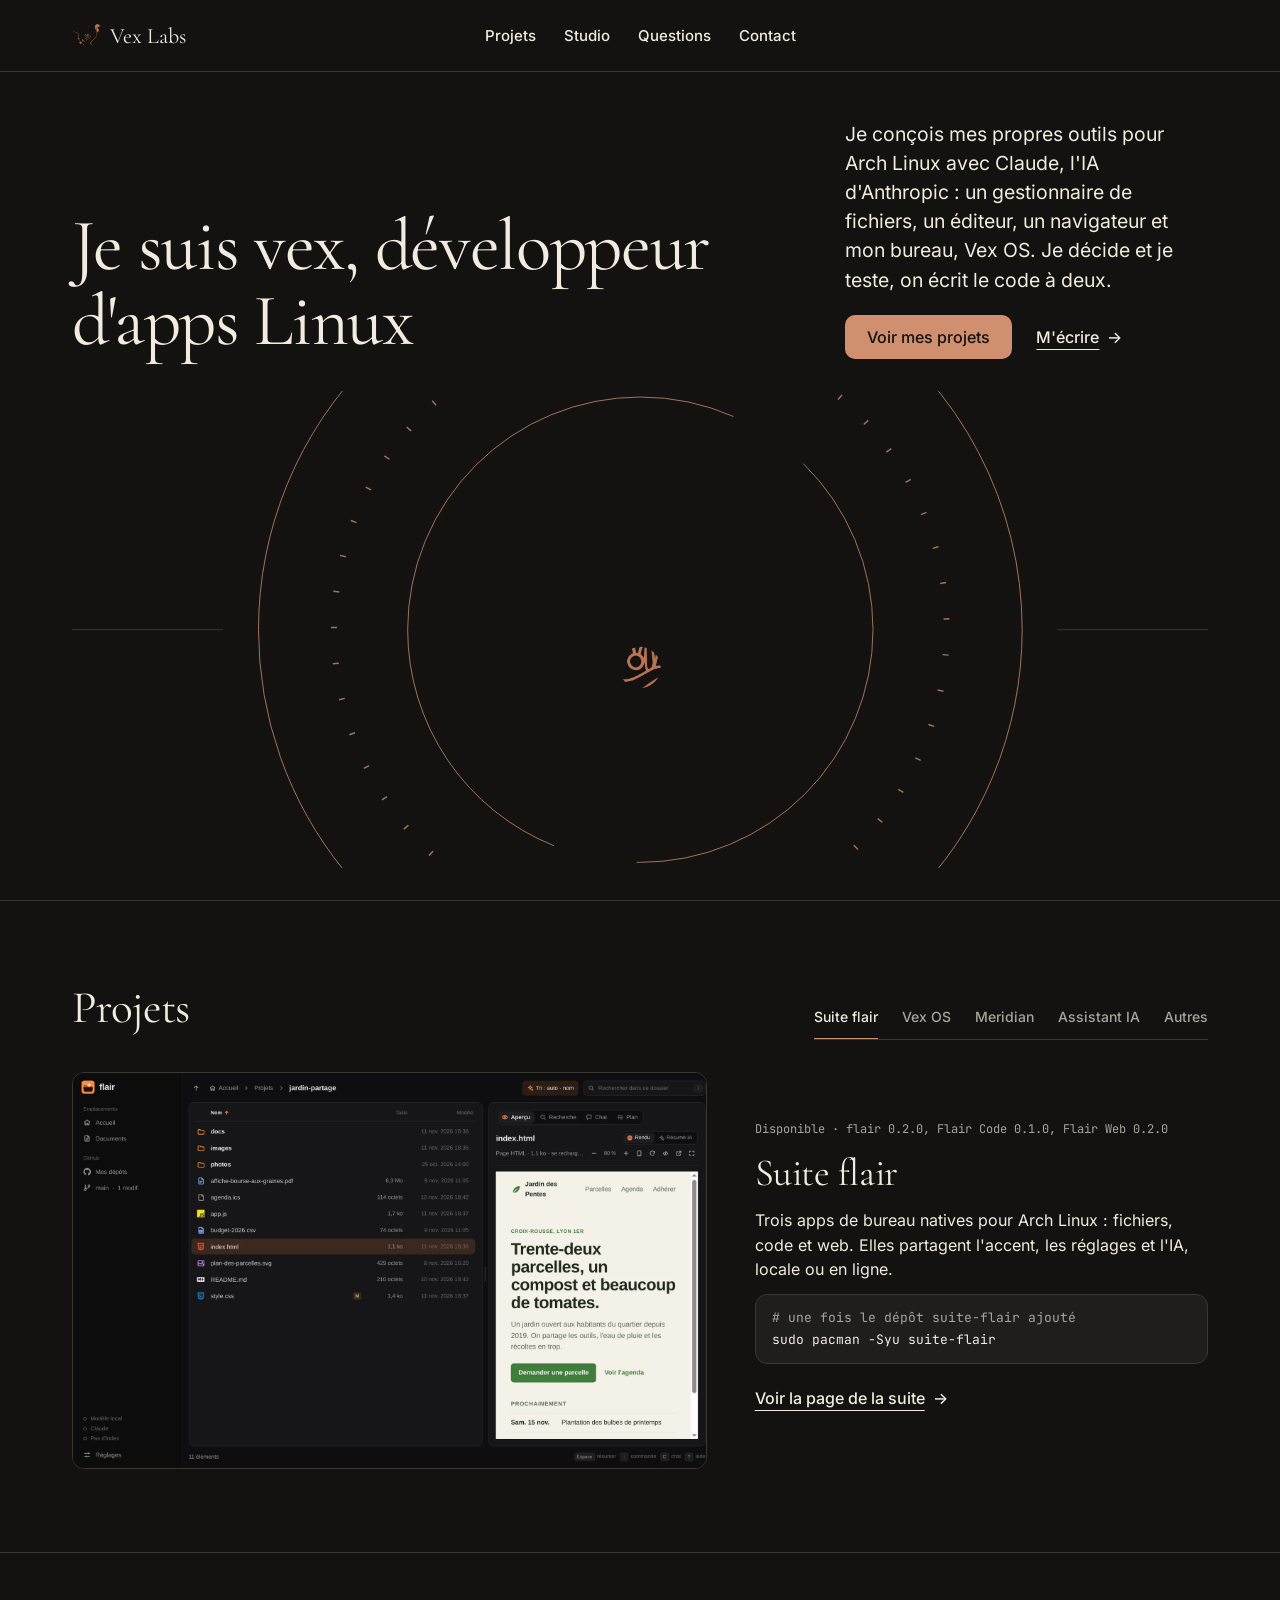
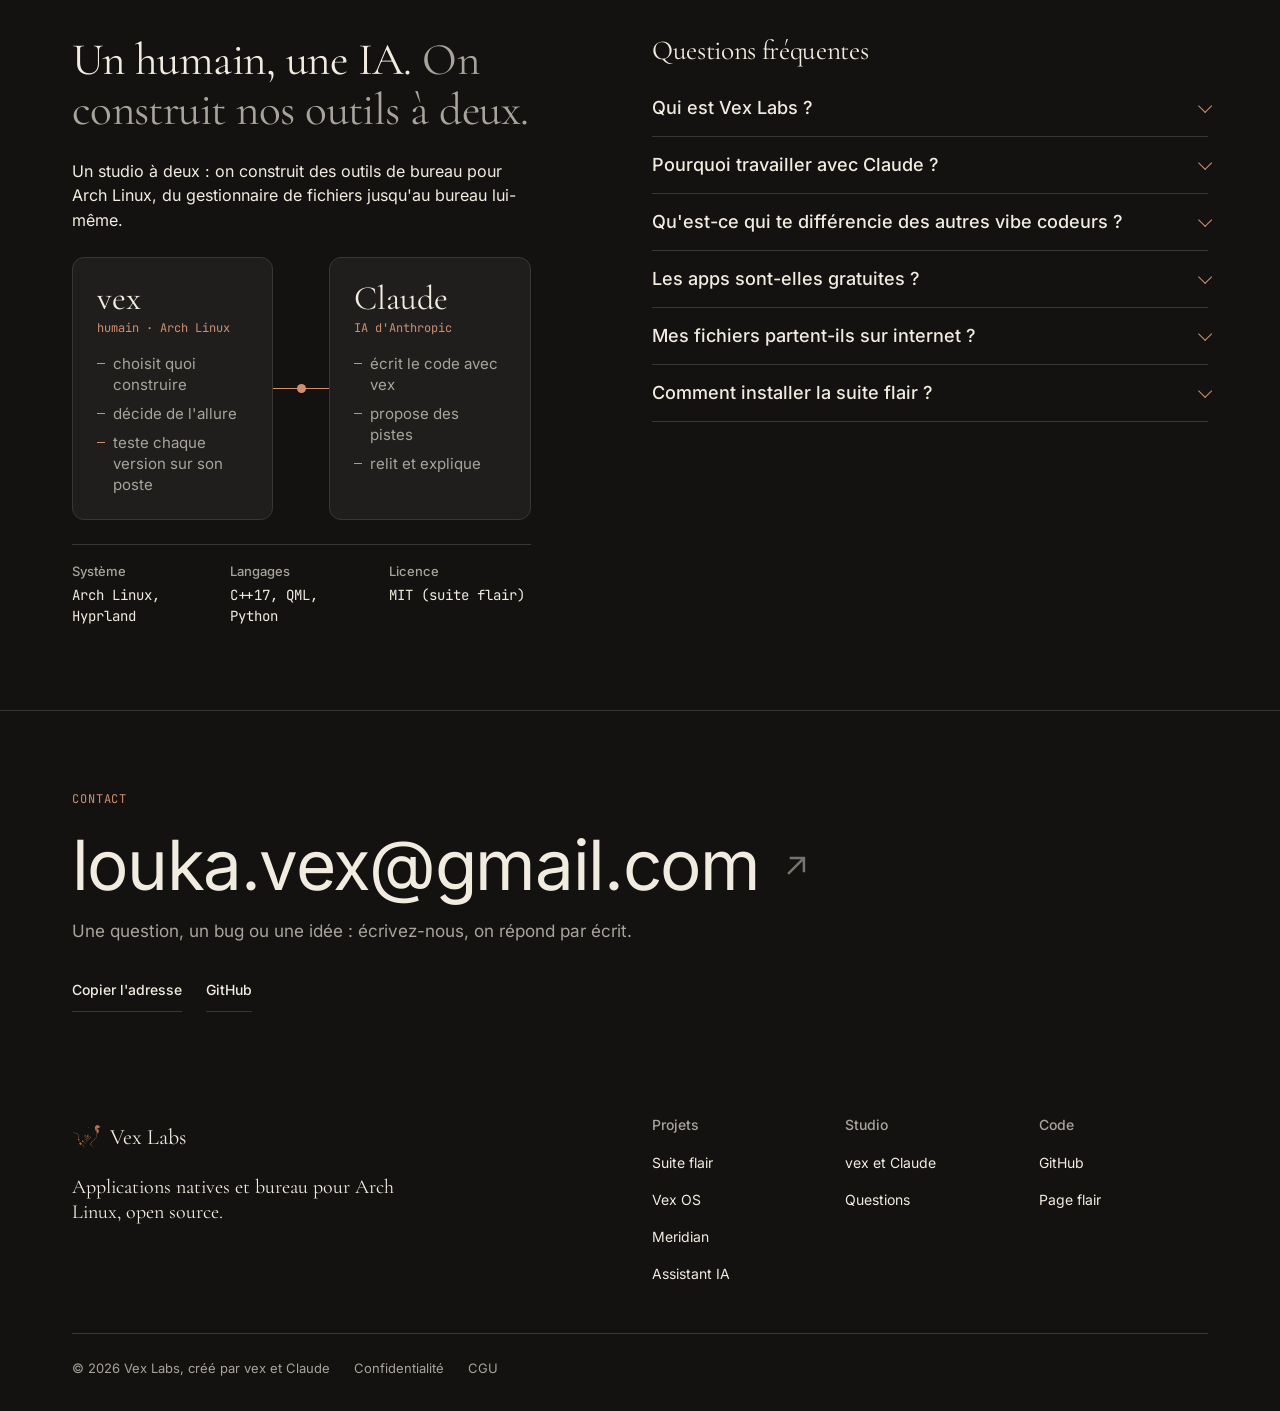
<file: index.html>
<!doctype html>
<html lang="fr">
<head>
<meta charset="utf-8">
<meta name="viewport" content="width=device-width, initial-scale=1, viewport-fit=cover">
<title>Vex Labs : applications natives pour Arch Linux</title>
<meta name="description" content="Vex Labs, c'est vex et Claude : la suite flair, Vex OS et Meridian, des outils de bureau natifs pour Arch Linux, en C++ et Qt 6.">
<link rel="canonical" href="https://vexlab-off.github.io/vex-portfolio/">
<meta property="og:type" content="website">
<meta property="og:url" content="https://vexlab-off.github.io/vex-portfolio/">
<meta property="og:title" content="Vex Labs : applications natives pour Arch Linux">
<meta property="og:description" content="La suite flair, Vex OS et Meridian : des outils de bureau pour Arch Linux, écrits par vex et Claude en C++ et Qt 6.">
<meta property="og:image" content="https://vexlab-off.github.io/vex-portfolio/share.jpg">
<meta name="twitter:card" content="summary_large_image">
<meta name="theme-color" content="#131211">
<link rel="icon" href="media/logo.png" type="image/png">
<link rel="preload" href="fonts/cormorant-garamond-400-normal.woff2" as="font" type="font/woff2" crossorigin>
<link rel="preload" href="fonts/inter-400-normal.woff2" as="font" type="font/woff2" crossorigin>
<link rel="stylesheet" href="css/site.css">
<script>
  // Le hero se construit au chargement (js/site.js) : ses pièces sont cachées ici, avant le premier rendu,
  // sauf si l'on a demandé moins d'animations. Si le script ne démarre pas, tout réapparaît au bout de 4 s.
  if (!matchMedia('(prefers-reduced-motion: reduce)').matches) {
    document.documentElement.classList.add('vx-build', 'vx-intro', 'vx-rules');
    setTimeout(() => { if (!window.vxStarted) document.documentElement.classList.remove('vx-build', 'vx-rules'); }, 4000);
  }
</script>
<script src="js/site.js" defer></script>
</head>
<body>
<a class="skip" href="#top">Aller au contenu</a>

<header class="nav">
  <div class="wrap nav__bar">
    <a class="logo" href="#top"><img src="media/logo.png" alt="" width="777" height="633">Vex Labs</a>
    <nav class="nav__links" id="menu" aria-label="Principale">
      <a href="#projets">Projets</a>
      <a href="#studio">Studio</a>
      <a href="#questions">Questions</a>
      <a href="#contact">Contact</a>
    </nav>
    <button class="nav__toggle" type="button" aria-expanded="false" aria-controls="menu" aria-label="Ouvrir le menu"><span></span><span></span></button>
  </div>
</header>

<main id="top">
  <section class="hero" aria-labelledby="hero-h">
    <div class="wrap hero__in">
      <div class="hero__head">
        <h1 id="hero-h">Je suis vex, développeur d'apps Linux</h1>
        <div class="hero__aside">
          <p class="hero__lead">Je conçois mes propres outils pour Arch Linux avec Claude, l'IA d'Anthropic&nbsp;: un gestionnaire de fichiers, un éditeur, un navigateur et mon bureau, Vex OS. Je décide et je teste, on écrit le code à deux.</p>
          <div class="actions"><a class="btn" href="#projets">Voir mes projets</a><a class="link" href="#contact">M'écrire</a></div>
        </div>
      </div>
      <div class="hero__stage">
        <!-- l'horloge, d'après l'écran de veille Meridian : l'anneau extérieur fait 24 h (son arc s'allume jusqu'à l'heure),
             celui du milieu 60 graduations (allumées jusqu'à la minute), l'intérieur 60 s avec le point des secondes -->
        <svg class="orbit" viewBox="-640 -283 1280 566" preserveAspectRatio="xMidYMid slice" aria-hidden="true">
          <defs><linearGradient id="tail" gradientUnits="userSpaceOnUse"><stop offset="0" stop-opacity="0"/><stop offset="1"/></linearGradient></defs>
          <circle class="ring" r="430" pathLength="1"/>
          <circle class="day" id="clock-day" r="430" pathLength="1440" stroke-dasharray="0 1440" transform="rotate(-90)"/>
          <circle class="ticks" r="345" pathLength="60" stroke-dasharray="0.04 0.96" transform="rotate(-90)"/>
          <circle class="done" id="clock-min" r="345" pathLength="60" stroke-dasharray="0 60" transform="rotate(-90)"/>
          <circle class="ring" r="262" pathLength="1"/>
          <g id="clock-mdot"><circle class="mdot" cx="0" cy="-345" r="4"/></g>
          <g id="clock-sec"><path class="tail"/><circle class="dot" cx="0" cy="-262" r="3.5"/></g>
          <line class="guide" x1="-640" y1="0" x2="-470" y2="0" pathLength="1"/>
          <line class="guide" x1="640" y1="0" x2="470" y2="0" pathLength="1"/>
        </svg>
        <img src="media/logo.png" alt="Le logo de Vex Labs : une main tient un petit graphe de nœuds, sous une silhouette en casquette" width="777" height="633" fetchpriority="high">
      </div>
      <p class="clock" aria-hidden="true"><time><span id="clock-h">--</span><span class="clock__colon">:</span><span id="clock-m">--</span></time><span class="clock__s" id="clock-s">--</span><span class="clock__date" id="clock-date"></span></p>
    </div>
  </section>

  <section class="section rule" id="projets" aria-labelledby="projets-h">
    <div class="wrap">
      <div class="proj__head">
        <h2 id="projets-h">Projets</h2>
        <!-- 5 projets au plus ici : la bibliothèque complète viendra sur un autre site -->
        <div class="proj__bar" role="tablist" aria-label="Choisir un projet">
          <button type="button" role="tab" id="suite-flair" aria-selected="true" aria-controls="pp-flair">Suite flair</button>
          <button type="button" role="tab" id="vex-os" aria-selected="false" aria-controls="pp-vexos" tabindex="-1">Vex OS</button>
          <button type="button" role="tab" id="meridian" aria-selected="false" aria-controls="pp-meridian" tabindex="-1">Meridian</button>
          <button type="button" role="tab" id="assistant" aria-selected="false" aria-controls="pp-assistant" tabindex="-1">Assistant IA</button>
          <button type="button" role="tab" id="autres" aria-selected="false" aria-controls="pp-autres" tabindex="-1">Autres</button>
          <span class="proj__ink" aria-hidden="true"></span>
        </div>
      </div>

      <article class="proj" id="pp-flair" role="tabpanel" aria-labelledby="suite-flair" tabindex="0">
        <div class="proj__media"><img src="media/flair.webp" alt="flair, le gestionnaire de fichiers : un dossier de projet ouvert, avec l'aperçu d'une page HTML à droite" width="1800" height="1112" loading="lazy"></div>
        <div class="proj__text">
          <p class="meta">Disponible · flair 0.2.0, Flair Code 0.1.0, Flair Web 0.2.0</p>
          <h3>Suite flair</h3>
          <p>Trois apps de bureau natives pour Arch Linux&nbsp;: fichiers, code et web. Elles partagent l'accent, les réglages et l'IA, locale ou en ligne.</p>
          <pre class="code"><span class="c"># une fois le dépôt suite-flair ajouté</span>
sudo pacman -Syu suite-flair</pre>
          <a class="link" href="https://vexlab-off.github.io/suite-flair/">Voir la page de la suite</a>
        </div>
      </article>

      <article class="proj" id="pp-vexos" role="tabpanel" aria-labelledby="vex-os" tabindex="0" hidden>
        <div class="proj__media proj__media--contain"><img src="media/plymouth-poster.webp" alt="Écran de démarrage de Vex OS : le logo et le mot VEX OS sur fond noir" width="800" height="400" loading="lazy"></div>
        <div class="proj__text">
          <p class="meta">Arch Linux · Hyprland · Lua · Shell</p>
          <h3>Vex OS</h3>
          <p>Mon bureau sur Arch Linux et Hyprland&nbsp;: un shell maison, des dotfiles en modules et un script qui remonte tout le poste, jusqu'à l'écran de démarrage.</p>
        </div>
      </article>

      <article class="proj" id="pp-meridian" role="tabpanel" aria-labelledby="meridian" tabindex="0" hidden>
        <div class="proj__media"><img src="media/meridian.webp" alt="Meridian, l'économiseur d'écran : l'heure en grand au centre d'anneaux fins" width="1600" height="1000" loading="lazy"></div>
        <div class="proj__text">
          <p class="meta">C++17 · Qt 6 Quick · pour Vex OS</p>
          <h3>Meridian</h3>
          <p>L'économiseur d'écran de Vex OS&nbsp;: l'heure sur trois anneaux, pour la journée, l'heure et la minute. Il couvre tous les écrans et s'efface au premier geste.</p>
        </div>
      </article>

      <article class="proj" id="pp-assistant" role="tabpanel" aria-labelledby="assistant" tabindex="0" hidden>
        <div class="proj__media proj__media--empty">En développement, pas encore de capture.</div>
        <div class="proj__text">
          <p class="meta">En développement · Python · LLM local</p>
          <h3>Assistant IA</h3>
          <p>Un assistant vocal pour le bureau&nbsp;: il écoute, comprend avec un modèle local et agit sur le système. Aucun cloud obligatoire.</p>
        </div>
      </article>

      <article class="proj proj--list" id="pp-autres" role="tabpanel" aria-labelledby="autres" tabindex="0" hidden>
        <div class="proj__text">
          <p class="meta">En ligne · gratuit pour l'instant</p>
          <h3>La bibliothèque Vex Labs</h3>
          <p>Notre site pour partager et vendre nos projets, au même endroit. Il est ouvert&nbsp;: la suite flair y est déjà, avec tout ce qui arrive.</p>
          <a class="btn" href="https://vexlab-off.github.io/vex-lib/">Voir la bibliothèque</a>
        </div>
        <ul class="others">
          <li><h4>Partager</h4><p>Le code et les paquets de chaque projet, avec sa page et ses captures.</p></li>
          <li><h4>Vendre</h4><p>Certains projets à venir seront payants, pour faire vivre Vex Labs.</p></li>
          <li><h4>Suivre</h4><p>Les nouveautés de chaque projet, au même endroit que le code.</p></li>
        </ul>
      </article>
    </div>
  </section>

  <section class="section rule" id="studio" aria-labelledby="studio-h">
    <div class="wrap studio">
      <div class="studio__about">
        <h2 id="studio-h">Un humain, une IA. <span class="muted">On construit nos outils à deux.</span></h2>
        <!-- BROUILLON : l'histoire est à réécrire avec vex -->
        <p>Un studio à deux&nbsp;: on construit des outils de bureau pour Arch Linux, du gestionnaire de fichiers jusqu'au bureau lui-même.</p>
        <div class="duo">
          <div class="duo__who">
            <p class="duo__name">vex</p>
            <p class="duo__role">humain · Arch Linux</p>
            <ul><li>choisit quoi construire</li><li>décide de l'allure</li><li>teste chaque version sur son poste</li></ul>
          </div>
          <div class="duo__link" aria-hidden="true"><span class="duo__line"></span><span class="duo__dot"></span></div>
          <div class="duo__who">
            <p class="duo__name">Claude</p>
            <p class="duo__role">IA d'Anthropic</p>
            <ul><li>écrit le code avec vex</li><li>propose des pistes</li><li>relit et explique</li></ul>
          </div>
        </div>
        <dl class="facts">
          <div><dt>Système</dt><dd>Arch Linux, Hyprland</dd></div>
          <div><dt>Langages</dt><dd>C++17, QML, Python</dd></div>
          <div><dt>Licence</dt><dd>MIT (suite flair)</dd></div>
        </dl>
      </div>
      <div class="qa" id="questions">
        <h3>Questions fréquentes</h3>
        <details><summary>Qui est Vex Labs&nbsp;?</summary><p>Un studio à deux&nbsp;: moi, vex, sur Arch Linux, et Claude, l'IA d'Anthropic. Ensemble, on construit des outils de bureau&nbsp;: la suite flair, Vex OS et Meridian.</p></details>
        <details><summary>Pourquoi travailler avec Claude&nbsp;?</summary><p>Parce qu'à deux, on va plus loin. Claude écrit le code avec moi, propose des pistes et explique ses choix. Moi, je décide de ce qu'on construit, je teste et j'apprends en chemin.</p></details>
        <details><summary>Qu'est-ce qui te différencie des autres vibe codeurs&nbsp;?</summary><p>Je dis clairement que je code avec une IA, et je ne m'arrête pas au premier résultat&nbsp;: chaque version est testée sur mon poste avant d'être publiée, en paquet Arch, avec son code ouvert. Et ce sont des apps natives en C++ et Qt, pas des pages web emballées.</p></details>
        <details><summary>Les apps sont-elles gratuites&nbsp;?</summary><p>La suite flair, oui&nbsp;: son code est ouvert, sous licence MIT. Certains projets à venir seront payants, sur la <a href="https://vexlab-off.github.io/vex-lib/">bibliothèque Vex Labs</a>.</p></details>
        <details><summary>Mes fichiers partent-ils sur internet&nbsp;?</summary><p>Avec un modèle local, tout reste sur la machine. Avec une clé Claude, OpenAI ou Gemini, la demande part chez ce fournisseur.</p></details>
        <details><summary>Comment installer la suite flair&nbsp;?</summary><p>Ajoutez le dépôt <code>suite-flair</code> à <code>/etc/pacman.conf</code>, puis lancez <code>sudo pacman -Syu suite-flair</code>. La marche à suivre complète est sur la <a href="https://vexlab-off.github.io/suite-flair/">page de la suite</a>.</p></details>
      </div>
    </div>
  </section>
</main>

<footer class="footer rule" id="contact" aria-labelledby="contact-h">
  <div class="wrap">
    <div class="contact">
      <p class="label">Contact</p>
      <h2 id="contact-h"><a class="contact__mail" href="mailto:louka.vex@gmail.com">louka.vex@gmail.com<svg viewBox="0 0 24 24" aria-hidden="true"><path d="M7 17 17 7M8 7h9v9"/></svg></a></h2>
      <p class="contact__lede">Une question, un bug ou une idée&nbsp;: écrivez-nous, on répond par écrit.</p>
      <div class="contact__actions">
        <button type="button" data-copy="louka.vex@gmail.com">Copier l'adresse</button>
        <a href="https://github.com/vexlab-off">GitHub</a>
        <output id="copied"></output>
      </div>
    </div>
    <div class="foot">
      <div class="foot__brand">
        <a class="logo" href="#top"><img src="media/logo.png" alt="" width="777" height="633" loading="lazy">Vex Labs</a>
        <p>Applications natives et bureau pour Arch Linux, open source.</p>
      </div>
      <div class="foot__col"><h3>Projets</h3><ul><li><a href="#suite-flair">Suite flair</a></li><li><a href="#vex-os">Vex OS</a></li><li><a href="#meridian">Meridian</a></li><li><a href="#assistant">Assistant IA</a></li></ul></div>
      <div class="foot__col"><h3>Studio</h3><ul><li><a href="#studio">vex et Claude</a></li><li><a href="#questions">Questions</a></li></ul></div>
      <div class="foot__col"><h3>Code</h3><ul><li><a href="https://github.com/vexlab-off">GitHub</a></li><li><a href="https://vexlab-off.github.io/suite-flair/">Page flair</a></li></ul></div>
    </div>
    <div class="legal">
      <span>© 2026 Vex Labs, créé par vex et Claude</span>
      <a href="confidentialite.html">Confidentialité</a>
      <a href="cgu.html">CGU</a>
    </div>
  </div>
</footer>
</body>
</html>
</file>
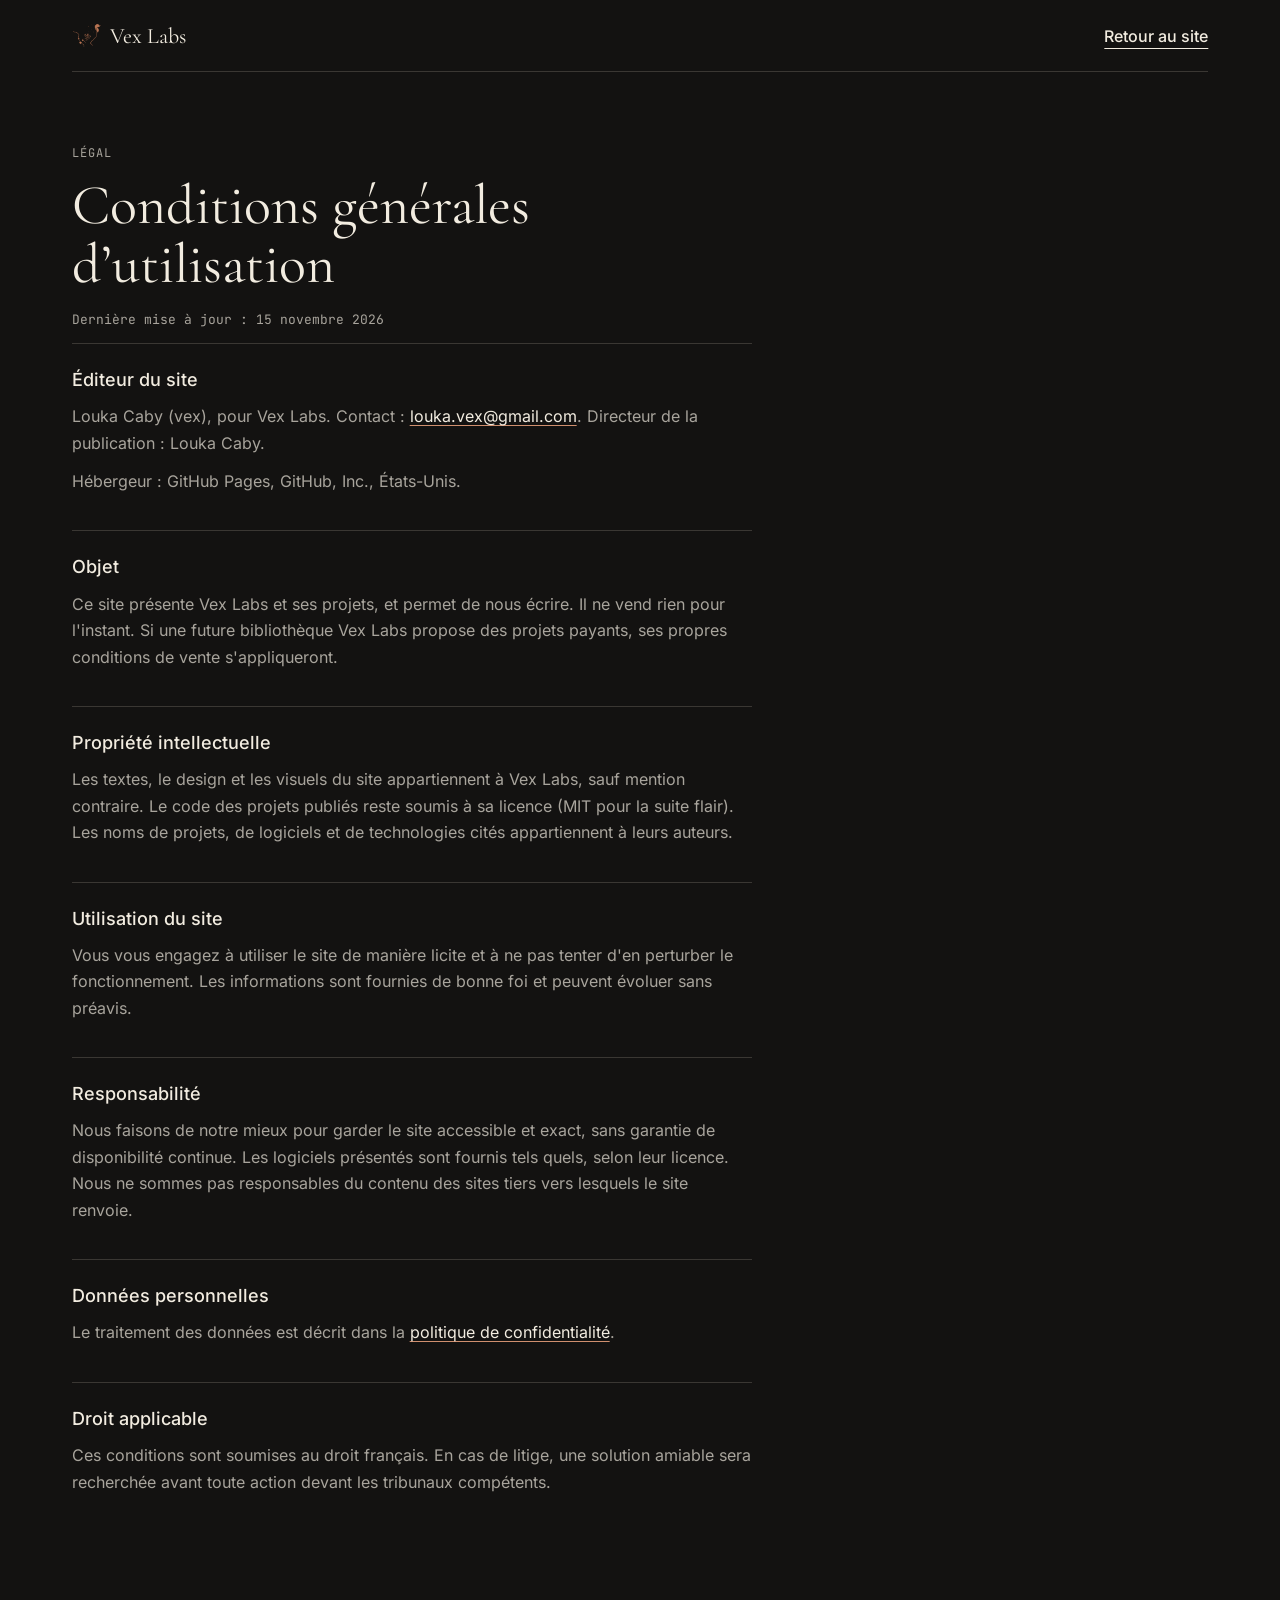
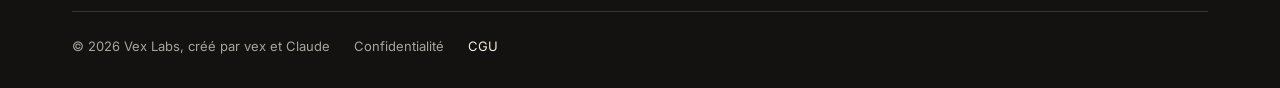
<file: cgu.html>
<!doctype html>
<html lang="fr">
<head>
<meta charset="utf-8">
<meta name="viewport" content="width=device-width, initial-scale=1, viewport-fit=cover">
<title>Conditions générales d’utilisation | Vex Labs</title>
<meta name="description" content="Les conditions d’utilisation du site Vex Labs.">
<meta name="theme-color" content="#131211">
<link rel="icon" href="media/logo.png" type="image/png">
<link rel="stylesheet" href="css/site.css">
</head>
<body>
<a class="skip" href="#contenu">Aller au contenu</a>
<div class="wrap">
  <header class="page-nav">
    <a class="logo" href="./"><img src="media/logo.png" alt="" width="777" height="633">Vex Labs</a>
    <a class="link" href="./">Retour au site</a>
  </header>
  <main class="page" id="contenu">
    <p class="label">Légal</p>
    <h1>Conditions générales d’utilisation</h1>
    <p class="page__date">Dernière mise à jour&nbsp;: 15 novembre 2026</p>
    <div class="page__block"><h2>Éditeur du site</h2><p>Louka Caby (vex), pour Vex Labs. Contact&nbsp;: <a href="mailto:louka.vex@gmail.com">louka.vex@gmail.com</a>. Directeur de la publication&nbsp;: Louka Caby.</p><p>Hébergeur&nbsp;: GitHub Pages, GitHub, Inc., États-Unis.</p></div>
    <div class="page__block"><h2>Objet</h2><p>Ce site présente Vex Labs et ses projets, et permet de nous écrire. Il ne vend rien pour l'instant. Si une future bibliothèque Vex Labs propose des projets payants, ses propres conditions de vente s'appliqueront.</p></div>
    <div class="page__block"><h2>Propriété intellectuelle</h2><p>Les textes, le design et les visuels du site appartiennent à Vex Labs, sauf mention contraire. Le code des projets publiés reste soumis à sa licence (MIT pour la suite flair). Les noms de projets, de logiciels et de technologies cités appartiennent à leurs auteurs.</p></div>
    <div class="page__block"><h2>Utilisation du site</h2><p>Vous vous engagez à utiliser le site de manière licite et à ne pas tenter d'en perturber le fonctionnement. Les informations sont fournies de bonne foi et peuvent évoluer sans préavis.</p></div>
    <div class="page__block"><h2>Responsabilité</h2><p>Nous faisons de notre mieux pour garder le site accessible et exact, sans garantie de disponibilité continue. Les logiciels présentés sont fournis tels quels, selon leur licence. Nous ne sommes pas responsables du contenu des sites tiers vers lesquels le site renvoie.</p></div>
    <div class="page__block"><h2>Données personnelles</h2><p>Le traitement des données est décrit dans la <a href="confidentialite.html">politique de confidentialité</a>.</p></div>
    <div class="page__block"><h2>Droit applicable</h2><p>Ces conditions sont soumises au droit français. En cas de litige, une solution amiable sera recherchée avant toute action devant les tribunaux compétents.</p></div>
  </main>
  <footer class="legal">
    <span>© 2026 Vex Labs, créé par vex et Claude</span>
    <a href="confidentialite.html">Confidentialité</a>
    <a href="cgu.html" aria-current="page">CGU</a>
  </footer>
</div>
</body>
</html>
</file>
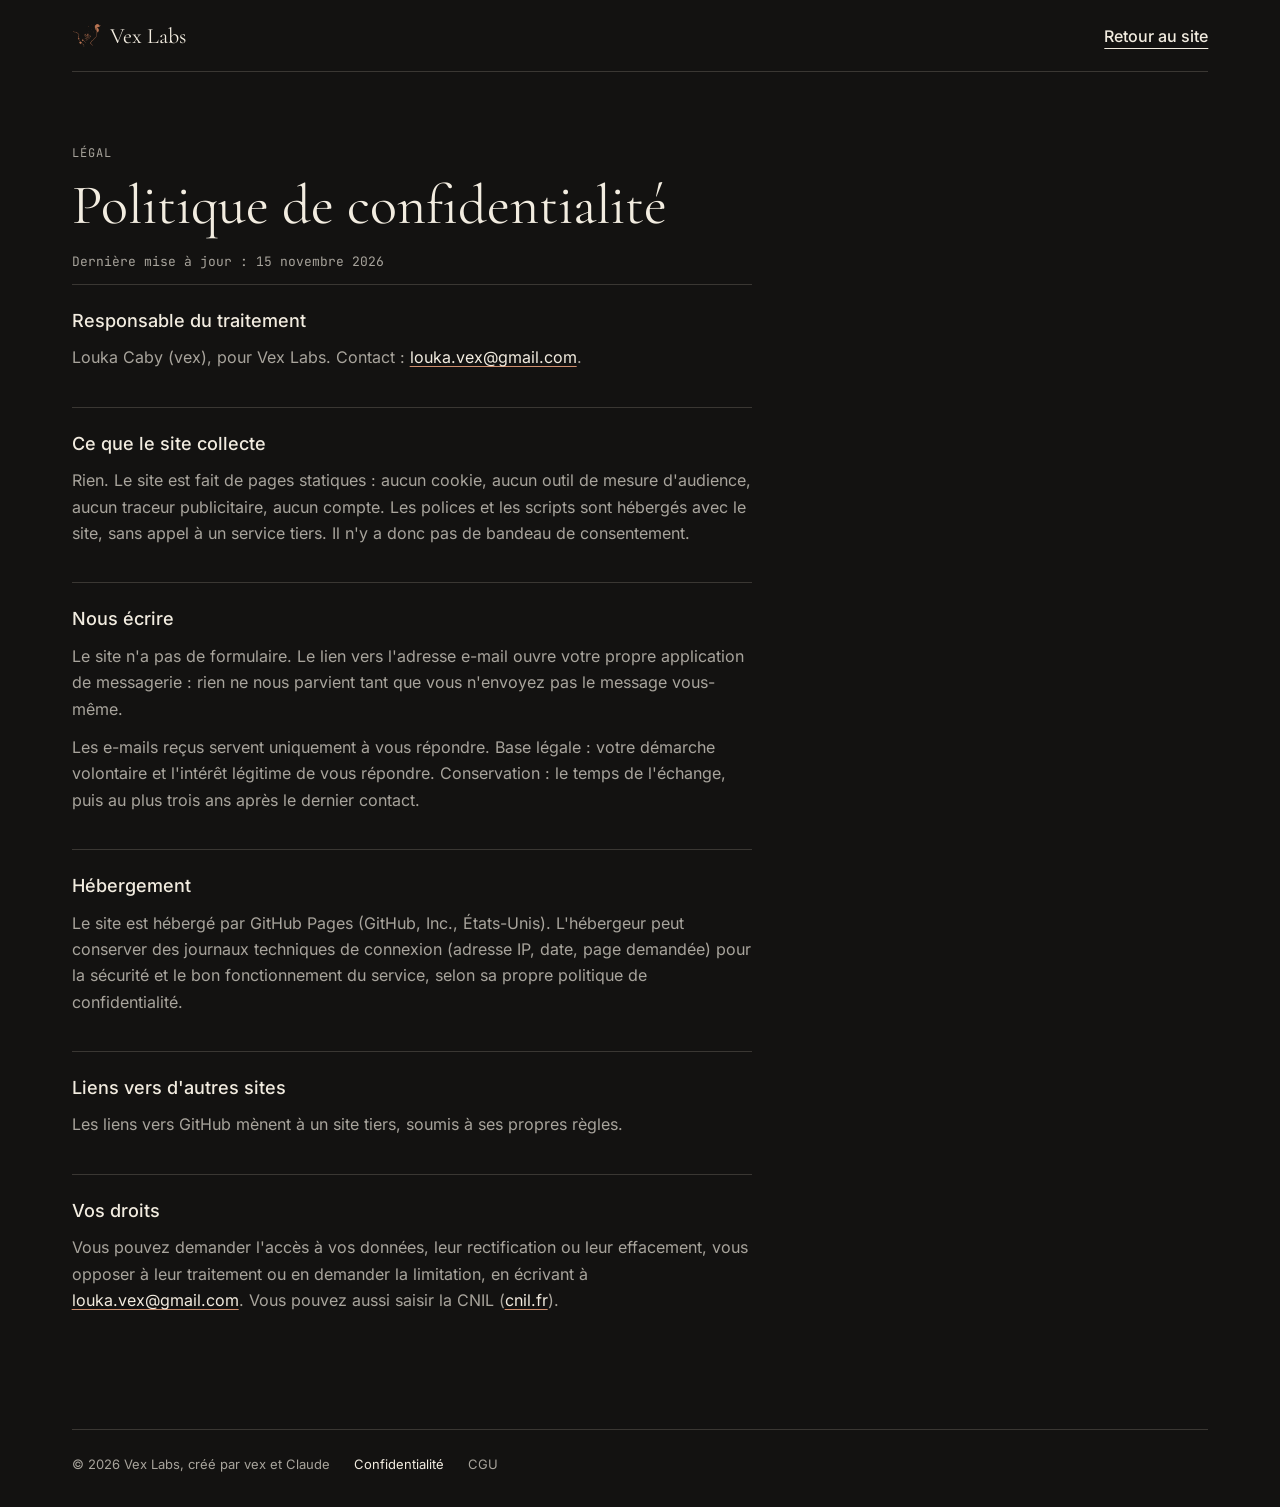
<file: confidentialite.html>
<!doctype html>
<html lang="fr">
<head>
<meta charset="utf-8">
<meta name="viewport" content="width=device-width, initial-scale=1, viewport-fit=cover">
<title>Politique de confidentialité | Vex Labs</title>
<meta name="description" content="Ce que le site Vex Labs collecte, et ce qu’il ne collecte pas.">
<meta name="theme-color" content="#131211">
<link rel="icon" href="media/logo.png" type="image/png">
<link rel="stylesheet" href="css/site.css">
</head>
<body>
<a class="skip" href="#contenu">Aller au contenu</a>
<div class="wrap">
  <header class="page-nav">
    <a class="logo" href="./"><img src="media/logo.png" alt="" width="777" height="633">Vex Labs</a>
    <a class="link" href="./">Retour au site</a>
  </header>
  <main class="page" id="contenu">
    <p class="label">Légal</p>
    <h1>Politique de confidentialité</h1>
    <p class="page__date">Dernière mise à jour&nbsp;: 15 novembre 2026</p>
    <div class="page__block"><h2>Responsable du traitement</h2><p>Louka Caby (vex), pour Vex Labs. Contact&nbsp;: <a href="mailto:louka.vex@gmail.com">louka.vex@gmail.com</a>.</p></div>
    <div class="page__block"><h2>Ce que le site collecte</h2><p>Rien. Le site est fait de pages statiques&nbsp;: aucun cookie, aucun outil de mesure d'audience, aucun traceur publicitaire, aucun compte. Les polices et les scripts sont hébergés avec le site, sans appel à un service tiers. Il n'y a donc pas de bandeau de consentement.</p></div>
    <div class="page__block"><h2>Nous écrire</h2><p>Le site n'a pas de formulaire. Le lien vers l'adresse e-mail ouvre votre propre application de messagerie&nbsp;: rien ne nous parvient tant que vous n'envoyez pas le message vous-même.</p><p>Les e-mails reçus servent uniquement à vous répondre. Base légale&nbsp;: votre démarche volontaire et l'intérêt légitime de vous répondre. Conservation&nbsp;: le temps de l'échange, puis au plus trois ans après le dernier contact.</p></div>
    <div class="page__block"><h2>Hébergement</h2><p>Le site est hébergé par GitHub Pages (GitHub, Inc., États-Unis). L'hébergeur peut conserver des journaux techniques de connexion (adresse IP, date, page demandée) pour la sécurité et le bon fonctionnement du service, selon sa propre politique de confidentialité.</p></div>
    <div class="page__block"><h2>Liens vers d'autres sites</h2><p>Les liens vers GitHub mènent à un site tiers, soumis à ses propres règles.</p></div>
    <div class="page__block"><h2>Vos droits</h2><p>Vous pouvez demander l'accès à vos données, leur rectification ou leur effacement, vous opposer à leur traitement ou en demander la limitation, en écrivant à <a href="mailto:louka.vex@gmail.com">louka.vex@gmail.com</a>. Vous pouvez aussi saisir la CNIL (<a href="https://www.cnil.fr">cnil.fr</a>).</p></div>
  </main>
  <footer class="legal">
    <span>© 2026 Vex Labs, créé par vex et Claude</span>
    <a href="confidentialite.html" aria-current="page">Confidentialité</a>
    <a href="cgu.html">CGU</a>
  </footer>
</div>
</body>
</html>
</file>
<file: css/site.css>
/* Vex Labs : une feuille de style pour les trois pages (accueil, confidentialité, CGU). */

/* ---------- polices (hébergées avec le site) ---------- */
@font-face { font-family: "Cormorant Garamond"; font-weight: 300; font-display: swap; src: url(../fonts/cormorant-garamond-300-normal.woff2) format("woff2"); }
@font-face { font-family: "Cormorant Garamond"; font-weight: 400; font-display: swap; src: url(../fonts/cormorant-garamond-400-normal.woff2) format("woff2"); }
@font-face { font-family: "Inter"; font-weight: 400; font-display: swap; src: url(../fonts/inter-400-normal.woff2) format("woff2"); }
@font-face { font-family: "Inter"; font-weight: 500; font-display: swap; src: url(../fonts/inter-500-normal.woff2) format("woff2"); }
@font-face { font-family: "JetBrains Mono"; font-weight: 400; font-display: swap; src: url(../fonts/jetbrains-mono-400-normal.woff2) format("woff2"); }

/* ---------- couleurs, polices, mesures ---------- */
:root {
  color-scheme: dark;
  --bg: #131211;
  --surface: #1f1e1c;
  --ink: #f2ece0;
  --muted: #a8a49c;
  --line: #3a3733;
  --accent: #d08f6e;            /* terre cuite éclaircie pour le fond sombre */
  --display: "Cormorant Garamond", Georgia, serif;
  --text: "Inter", system-ui, sans-serif;
  --mono: "JetBrains Mono", ui-monospace, Menlo, Consolas, monospace;
  --ease: cubic-bezier(.65, 0, .35, 1);
  --ease-out: cubic-bezier(.22, 1, .36, 1);
  --gutter: clamp(24px, 5.6vw, 80px);
  --nav: 72px;
  --space: clamp(64px, 6.5vw, 96px);   /* le haut et le bas de chaque section */
  --r: 12px;
}
@media (max-width: 959px) { :root { --nav: 56px; } }

/* ---------- base ---------- */
*, *::before, *::after { box-sizing: border-box; }
html { scroll-behavior: smooth; scroll-padding-top: var(--nav); -webkit-text-size-adjust: 100%; }
body { margin: 0; background: var(--bg); color: var(--ink); font: 400 16px/1.55 var(--text); -webkit-font-smoothing: antialiased; }
img, svg { display: block; max-width: 100%; }
h1, h2, h3, h4 { margin: 0; font-family: var(--display); font-weight: 400; text-wrap: balance; }
h2 { font-size: clamp(30px, 1.72vw + 23.3px, 48px); line-height: 1.1; letter-spacing: -.012em; }
p, ul, dl, dd { margin: 0; }
a { color: inherit; }
button { font: inherit; color: inherit; }
code { font-family: var(--mono); font-size: .9em; }
:focus-visible { outline: 2px solid var(--accent); outline-offset: 3px; border-radius: 4px; }
::selection { background: var(--accent); color: var(--bg); }
.muted { color: var(--muted); }
.label { font: 400 12px/1 var(--mono); letter-spacing: .08em; text-transform: uppercase; color: var(--accent); }
.wrap { width: 100%; max-width: calc(1280px + 2 * var(--gutter)); margin-inline: auto; padding-inline: var(--gutter); }
.skip { position: fixed; top: -80px; left: 16px; z-index: 100; padding: 10px 16px; border-radius: 8px; background: var(--accent); color: var(--bg); font-weight: 500; text-decoration: none; }
.skip:focus { top: 12px; }

/* bouton plein et lien souligné */
.btn { display: inline-flex; align-items: center; min-height: 44px; padding: 0 22px; border-radius: 10px; background: var(--accent); color: var(--bg);
  font: 500 16px/1 var(--text); text-decoration: none; transition: background-color .2s, transform .15s; }
.btn:hover { background: color-mix(in oklab, var(--accent) 85%, white); }
.btn:active { transform: translateY(1px); }
.link { display: inline-block; padding-block: 10px; line-height: 24px; font-weight: 500;
  text-decoration: underline 1px; text-underline-offset: 6px; transition: color .2s; }
.link::after { content: "→"; display: inline-block; margin-left: 8px; transition: transform .2s; }   /* inline-block : la flèche n'est pas soulignée */
.link:hover { color: var(--accent); }
.link:hover::after { transform: translateX(3px); }

/* ---------- barre de navigation ---------- */
.nav { position: fixed; inset: 0 0 auto; z-index: 50; height: var(--nav); background: var(--bg); border-bottom: 1px solid var(--line); }
.nav__bar { height: 100%; display: grid; grid-template-columns: 1fr auto 1fr; align-items: center; }
.logo { display: inline-flex; align-items: center; gap: 8px; min-height: 44px; justify-self: start; font: 400 22px/1 var(--display); text-decoration: none; }
.logo img { width: 30px; height: auto; }
.nav__links { display: flex; gap: 4px; }
.nav__links a { display: inline-flex; align-items: center; height: 36px; padding: 0 12px; border-radius: 8px; font: 500 15px/1 var(--text); text-decoration: none; transition: background-color .2s; }
.nav__links a:hover { background: var(--surface); }
.nav__toggle { display: none; grid-column: 3; justify-self: end; place-items: center; width: 44px; height: 44px; padding: 0; cursor: pointer;
  background: none; border: 1px solid color-mix(in oklab, var(--ink) 20%, transparent); border-radius: 10px; }
.nav__toggle span { grid-area: 1 / 1; width: 16px; height: 1.6px; border-radius: 1px; background: currentColor; transition: transform .25s var(--ease); }
.nav__toggle span:first-child { transform: translateY(-4px); }
.nav__toggle span:last-child { transform: translateY(4px); }
.nav--open .nav__toggle span:first-child { transform: rotate(45deg); }
.nav--open .nav__toggle span:last-child { transform: rotate(-45deg); }
@media (max-width: 959px) {
  .nav__toggle { display: grid; }
  .nav__links { position: fixed; inset: var(--nav) 0 0; flex-direction: column; gap: 0; padding: 16px var(--gutter); background: var(--bg);
    visibility: hidden; opacity: 0; transition: opacity .25s, visibility 0s .25s; }
  .nav__links a { height: auto; padding: 18px 0; border-radius: 0; border-bottom: 1px solid var(--line); font: 400 32px/1.1 var(--display); }
  .nav__links a:hover { background: none; color: var(--accent); }
  .nav--open .nav__links { visibility: visible; opacity: 1; transition: opacity .25s; }
  html:has(.nav--open) { overflow: hidden; }
}

/* ---------- sections : un trait fin en haut, tiré à l'arrivée à l'écran (js/site.js) ---------- */
.section { position: relative; padding-block: var(--space); }
.rule::before { content: ""; position: absolute; inset: 0 0 auto; height: 1px; background: var(--line); transform-origin: 0 50%; }
.vx-rules .rule:not(.is-drawn)::before { transform: scaleX(0); background: var(--accent); }
.vx-rules .rule.is-drawn::before { transition: transform 1.1s var(--ease), background-color .8s ease 1.1s; }

/* ---------- hero : la présentation, et l'horloge Meridian autour du dessin ---------- */
.hero { min-height: 100svh; display: flex; flex-direction: column; padding: calc(var(--nav) + 48px) 0 32px; }
.hero__in { position: relative; flex: 1; display: flex; flex-direction: column; }
.hero__head { display: grid; grid-template-columns: repeat(12, minmax(0, 1fr)); column-gap: 24px; align-items: end; }
.hero h1 { grid-column: 1 / span 7; font-size: clamp(36px, 4vw + 22px, 80px); line-height: 1.02; letter-spacing: -.018em; }
.hero__aside { grid-column: 9 / -1; display: grid; gap: 20px; }
.hero__lead { font-size: clamp(17px, .5vw + 13px, 20px); line-height: 1.5; }
.actions { display: flex; flex-wrap: wrap; align-items: center; gap: 8px 24px; }
.hero__stage { position: relative; flex: 1; min-height: 360px; margin-top: 32px; overflow: hidden; }
.hero__stage > img { position: absolute; inset: 0; z-index: 1; width: 100%; height: 100%; object-fit: contain; padding: 4% 0 3%; }
.orbit { position: absolute; inset: 0; width: 100%; height: 100%; max-width: none; }
.orbit circle, .orbit line, .orbit path { fill: none; vector-effect: non-scaling-stroke; }
.orbit .ring, .orbit .guide { stroke: var(--line); stroke-width: 1; }
.orbit .day { stroke: var(--accent); stroke-width: 1.5; }
.orbit .ticks { stroke: var(--line); stroke-width: 6; }
.orbit .done { stroke: color-mix(in oklab, var(--accent) 70%, var(--bg)); stroke-width: 6; }
.orbit .dot { fill: var(--accent); }
.orbit .mdot { fill: var(--ink); }
.orbit .tail { stroke: url(#tail); stroke-width: 2.5; stroke-linecap: round; }
.orbit stop { stop-color: var(--accent); }
/* l'heure en clair, comme sur l'écran de veille Meridian */
.clock { position: absolute; left: var(--gutter); bottom: 8px; z-index: 2; display: flex; flex-wrap: wrap; align-items: baseline; gap: 8px; white-space: nowrap; pointer-events: none; }
.clock time { font: 300 46px/.9 var(--display); font-variant-numeric: lining-nums tabular-nums; letter-spacing: .01em; }
.clock__colon { padding: 0 .04em; color: var(--accent); }
.clock__s { font: 400 13px/1 var(--mono); color: var(--accent); font-variant-numeric: tabular-nums; }
.clock__date { flex-basis: 100%; font: 400 12px/1.2 var(--mono); color: var(--muted); }
@media (max-width: 959px) {
  .hero { min-height: 0; }
  .hero h1, .hero__aside { grid-column: 1 / -1; }
  .hero__aside { margin-top: 16px; }
  .hero__stage { flex: none; min-height: 0; aspect-ratio: 6 / 5; }
  .clock { position: static; margin-top: 16px; }
  .clock time { font-size: 34px; }
}
/* la construction du hero (js/site.js) : html.vx-build cache ses pièces avant le premier rendu,
   html.vx-intro fait monter le texte ; rien de tout ça si l'on demande moins d'animations */
.vx-build .orbit > *, .vx-build .clock { opacity: 0; }
.vx-build .hero__stage > img { clip-path: circle(0% at 50% 58%); }
@keyframes rise { from { opacity: 0; transform: translateY(24px); } }
.vx-intro .hero__head > * { animation: rise .9s var(--ease-out) both; }
.vx-intro .hero__aside { animation-delay: .15s; }

/* ---------- projets : une barre discrète, un projet à la fois (5 au plus) ---------- */
.proj__head { display: flex; flex-wrap: wrap; align-items: baseline; justify-content: space-between; gap: 16px 32px; margin-bottom: 32px; }
.proj__bar { position: relative; display: flex; flex-wrap: wrap; column-gap: 24px; border-bottom: 1px solid var(--line); }
.proj__bar [role="tab"] { min-height: 44px; padding: 14px 0 13px; background: none; border: 0; cursor: pointer; color: var(--muted);
  font: 500 14px/1 var(--text); transition: color .2s; scroll-margin-top: calc(var(--nav) + 120px); }
.proj__bar [role="tab"]:hover, .proj__bar [aria-selected="true"] { color: var(--ink); }
.proj__ink { position: absolute; top: 0; left: 0; width: 0; height: 1.5px; background: var(--accent); pointer-events: none;
  transition: transform .5s var(--ease), width .5s var(--ease); }
.proj { display: grid; grid-template-columns: minmax(0, 7fr) minmax(0, 5fr); gap: 32px 48px; align-items: center; }
.proj[hidden] { display: none; }
.proj--list { grid-template-columns: minmax(0, 5fr) minmax(0, 7fr); align-items: start; }
.proj__media { aspect-ratio: 16 / 10; overflow: hidden; border: 1px solid var(--line); border-radius: var(--r); background: #0d0c0b; }
.proj__media img { width: 100%; height: 100%; object-fit: cover; object-position: top left; }
.proj__media--contain img { object-fit: contain; object-position: center; }
.proj__media--empty { display: grid; place-items: center; font: 400 13px var(--mono); color: var(--muted); }
.proj__text { display: grid; gap: 12px; justify-items: start; }
.proj__text h3 { font-size: clamp(30px, 3vw, 40px); line-height: 1.2; letter-spacing: -.012em; }
.meta { font: 400 12px/1.5 var(--mono); color: var(--muted); }
.code { width: 100%; margin: 0; padding: 12px 16px; overflow-x: auto; border: 1px solid var(--line); border-radius: var(--r); background: var(--surface);
  font: 400 13px/1.7 var(--mono); white-space: pre; }
.code .c { color: var(--muted); }
.others { list-style: none; padding: 0; border-top: 1px solid var(--line); }
.others li { display: grid; gap: 4px; padding: 16px 0; border-bottom: 1px solid var(--line); }
.others h4 { font-size: 24px; line-height: 1.1; }
.others p { color: var(--muted); }
@media (max-width: 959px) { .proj, .proj--list { grid-template-columns: 1fr; } }
@media (prefers-reduced-motion: reduce) { .proj__ink { transition: none; } }

/* ---------- studio : le duo vex / Claude, et les questions ---------- */
.studio { display: grid; grid-template-columns: repeat(12, minmax(0, 1fr)); gap: 56px 24px; align-items: start; }
.studio__about { grid-column: 1 / span 5; display: grid; gap: 24px; }
.qa { grid-column: 7 / -1; }
@media (max-width: 959px) { .studio__about, .qa { grid-column: 1 / -1; } }
/* le duo : deux cartes reliées par un trait que le point parcourt (js/site.js pose is-armed, is-on, is-loop) */
.duo { display: grid; grid-template-columns: minmax(0, 1fr) 56px minmax(0, 1fr); }
.duo__who { display: grid; align-content: start; gap: 4px; padding: 24px; border: 1px solid var(--line); border-radius: var(--r); background: var(--surface); }
.duo__name { font: 400 34px/1 var(--display); }
.duo__role { margin-bottom: 12px; font: 400 12px/1.4 var(--mono); color: var(--accent); }
.duo ul { list-style: none; padding: 0; display: grid; gap: 8px; }
.duo li { position: relative; padding-left: 16px; font-size: 15px; line-height: 1.4; color: var(--muted); }
.duo li::before { content: ""; position: absolute; left: 0; top: .7em; width: 8px; height: 1px; background: var(--accent); }
.duo__link { position: relative; }
.duo__line { position: absolute; inset: 50% 0 auto; height: 1px; background: var(--accent); transform-origin: 0 50%; }
.duo__dot { position: absolute; left: 50%; top: 50%; width: 9px; height: 9px; margin: -4.5px 0 0 -4.5px; border-radius: 50%; background: var(--accent); }
.duo.is-armed .duo__line { transform: scaleX(0); }
.duo.is-armed .duo__dot { opacity: 0; }
.duo.is-armed.is-on .duo__line { transform: none; transition: transform .7s var(--ease); }
.duo.is-armed.is-on .duo__dot { opacity: 1; animation: duo-pass 1.5s var(--ease) .45s both; }
.duo.is-loop .duo__dot { animation: duo-swap 4s var(--ease) infinite; }
.duo.is-loop .duo__who:first-child { animation: duo-ping-a 4s ease-in-out infinite; }
.duo.is-loop .duo__who:last-child { animation: duo-ping-b 4s ease-in-out infinite; }
.duo.is-paused :is(.duo__dot, .duo__who) { animation-play-state: paused; }
@keyframes duo-pass { 0% { left: 0; opacity: 0; } 12% { opacity: 1; } 55% { left: 100%; } 100% { left: 0; } }
@keyframes duo-swap { 0%, 8% { left: 0; } 42%, 58% { left: 100%; } 92%, 100% { left: 0; } }
@keyframes duo-pass-y { 0% { top: 0; opacity: 0; } 12% { opacity: 1; } 55% { top: 100%; } 100% { top: 0; } }
@keyframes duo-swap-y { 0%, 8% { top: 0; } 42%, 58% { top: 100%; } 92%, 100% { top: 0; } }
@keyframes duo-ping-a { 0%, 100% { border-color: color-mix(in oklab, var(--accent) 55%, var(--line)); } 20%, 80% { border-color: var(--line); } }
@keyframes duo-ping-b { 0%, 30%, 70%, 100% { border-color: var(--line); } 50% { border-color: color-mix(in oklab, var(--accent) 55%, var(--line)); } }
@media (max-width: 560px) {
  .duo { grid-template-columns: 1fr; grid-template-rows: auto 44px auto; }
  .duo__line { inset: 0 auto 0 50%; width: 1px; height: auto; transform-origin: 50% 0; }
  .duo.is-armed .duo__line { transform: scaleY(0); }
  .duo.is-armed.is-on .duo__dot { animation-name: duo-pass-y; }
  .duo.is-loop .duo__dot { animation-name: duo-swap-y; }
}
.facts { display: grid; grid-template-columns: repeat(auto-fit, minmax(140px, 1fr)); gap: 16px; padding-top: 16px; border-top: 1px solid var(--line); }
.facts dt { font-size: 13px; font-weight: 500; color: var(--muted); }
.facts dd { margin-top: 4px; font: 400 14px/1.5 var(--mono); }
/* les questions : <details> natifs, qui s'ouvrent en douceur là où le navigateur sait l'animer */
.qa h3 { margin-bottom: 12px; font-size: clamp(24px, .5vw + 21px, 28px); line-height: 1.2; letter-spacing: -.012em; }
.qa details { border-bottom: 1px solid var(--line); }
.qa summary { display: flex; justify-content: space-between; align-items: center; gap: 16px; min-height: 56px; padding: 12px 0;
  font: 500 18px/1.4 var(--text); cursor: pointer; list-style: none; }
.qa summary::-webkit-details-marker { display: none; }
.qa summary::after { content: ""; flex: none; width: 10px; height: 10px; border-right: 1.5px solid var(--accent); border-bottom: 1.5px solid var(--accent);
  transform: rotate(45deg) translateY(-3px); transition: transform .2s; }
.qa details[open] summary::after { transform: rotate(225deg) translateY(-3px); }
.qa details p { max-width: 62ch; padding-bottom: 24px; color: var(--muted); }   /* padding, pas margin : l'animation le mesure */
@supports selector(::details-content) {
  .qa { interpolate-size: allow-keywords; }
  .qa details::details-content { block-size: 0; overflow: clip; opacity: 0;
    transition: block-size .42s var(--ease-out), opacity .3s ease, content-visibility .42s allow-discrete; }
  .qa details[open]::details-content { block-size: auto; opacity: 1; }
}
@media (prefers-reduced-motion: reduce) { .qa details::details-content, .qa summary::after { transition: none; } }

/* ---------- contact et pied de page ---------- */
.footer { position: relative; padding: var(--space) 0 32px; }
.contact { display: grid; gap: 16px; justify-items: start; }
.contact .label { margin-bottom: 8px; }

.contact h2 { font: 400 clamp(30px, 5.4vw, 72px)/1.05 var(--text); letter-spacing: -.02em; }
.contact__mail { display: inline-flex; align-items: center; gap: .25em; overflow-wrap: anywhere; text-decoration: none;
  background: linear-gradient(var(--accent), var(--accent)) 0 100% / 0 1.5px no-repeat; transition: background-size .45s var(--ease), color .2s; }
.contact__mail:hover, .contact__mail:focus-visible { background-size: 100% 1.5px; color: var(--accent); }
.contact__mail svg { flex: none; width: .55em; height: .55em; fill: none; stroke: currentColor; stroke-width: 1.6; opacity: .45; transition: transform .3s, opacity .3s; }
.contact__mail:hover svg { transform: translate(3px, -3px); opacity: 1; }
.contact__lede { font-size: 17px; color: var(--muted); }
.contact__actions { display: flex; flex-wrap: wrap; align-items: center; gap: 8px 24px; margin-top: 8px; }
.contact__actions :is(button, a) { display: inline-flex; align-items: center; min-height: 44px; padding: 0; background: none; border: 0; border-bottom: 1px solid var(--line);
  cursor: pointer; font: 500 14px/1 var(--text); text-decoration: none; transition: color .2s, border-color .2s; }
.contact__actions :is(button, a):hover { color: var(--accent); border-bottom-color: var(--accent); }
.contact__actions output { font: 400 13px var(--mono); color: var(--accent); }
.foot { display: grid; grid-template-columns: repeat(12, minmax(0, 1fr)); gap: 40px 24px; margin-top: clamp(72px, 8vw, 112px); }
.foot__brand { grid-column: 1 / span 4; display: grid; gap: 16px; align-content: start; }
.foot__brand p { font: 400 20px/1.25 var(--display); }
.foot__col { grid-column: span 2; }
.foot__col:nth-child(2) { grid-column: 7 / span 2; }
.foot h3 { margin-bottom: 16px; font: 500 14px/1.4 var(--text); color: var(--muted); }
.foot ul { list-style: none; padding: 0; display: grid; gap: 12px; }
.foot ul a, .legal a { text-decoration: none; transition: color .2s; }
.foot ul a { font-size: 14px; }
.foot ul a:hover { color: var(--accent); }
.legal { display: flex; flex-wrap: wrap; align-items: center; gap: 8px 24px; margin-top: 48px; padding-top: 24px; border-top: 1px solid var(--line); font-size: 13px; color: var(--muted); }
.legal a:hover, .legal a[aria-current] { color: var(--ink); }
@media (max-width: 959px) {
  .foot__brand { grid-column: 1 / -1; }
  .foot__col, .foot__col:nth-child(2) { grid-column: span 6; }
  .foot ul { gap: 0; }
  .foot ul a, .legal a { display: inline-flex; align-items: center; min-height: 44px; }
}

/* ---------- pages légales ---------- */
.page-nav { display: flex; align-items: center; justify-content: space-between; gap: 16px; min-height: 72px; border-bottom: 1px solid var(--line); }
.page-nav .link::after { content: none; }
.page { max-width: 68ch; padding: 72px 0 80px; }
.page .label { margin-bottom: 12px; }
.page h1 { font-size: clamp(36px, 5vw, 56px); line-height: 1.05; }
.page__date { margin: 16px 0 32px; font: 400 13px/1.5 var(--mono); color: var(--muted); }
.page__block { padding: 24px 0; border-top: 1px solid var(--line); }
.page h2 { margin-bottom: 12px; font: 500 18px/1.3 var(--text); letter-spacing: 0; }
.page p { margin-bottom: 12px; color: var(--muted); line-height: 1.65; }
.page a { color: var(--ink); text-decoration-color: var(--accent); text-underline-offset: 3px; }
.page + .legal { margin-top: 0; padding-bottom: 32px; }
</file>
